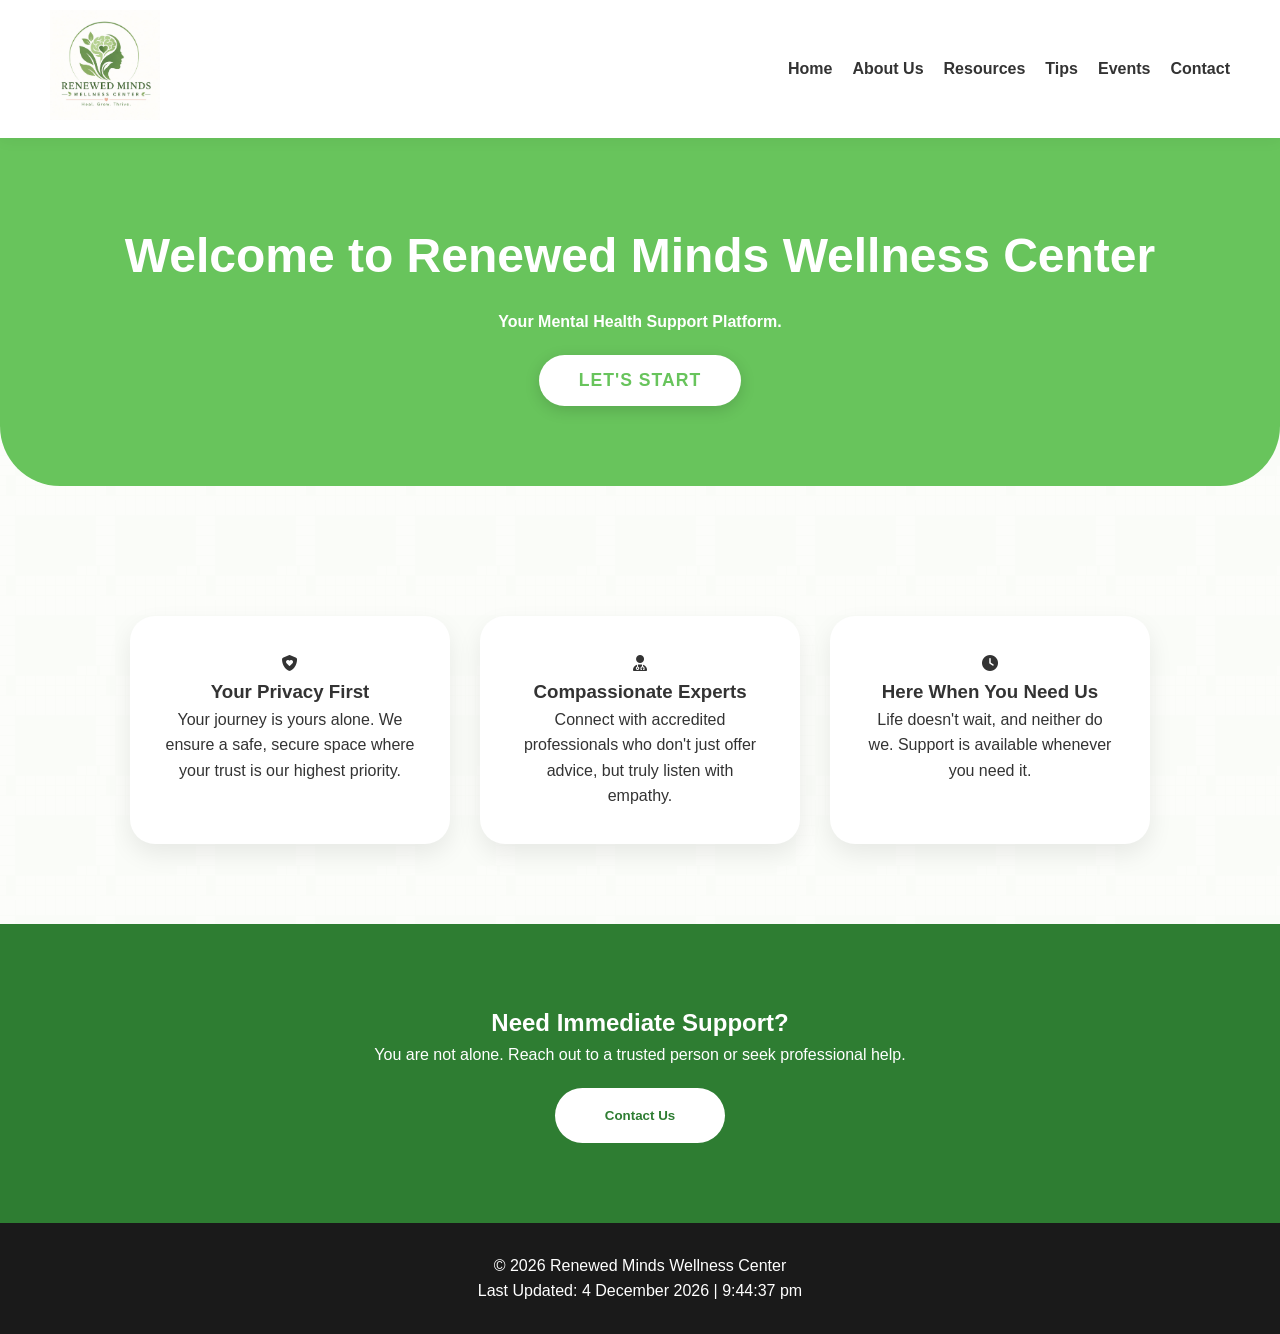
<file: index.html>
<!DOCTYPE html>
<html lang="ms">
<head>
    <meta charset="UTF-8">
    <meta name="viewport" content="width=device-width, initial-scale=1.0">
    <title>Renewed Minds Wellness</title>
    <link rel="icon" type="image/png" href="logo.jpg">
    <link rel="stylesheet" href="https://cdnjs.cloudflare.com/ajax/libs/font-awesome/6.4.0/css/all.min.css">
    <link rel="stylesheet" href="style.css">
</head>
<body>

    <nav>
        <div class="logo">
            <img src="logo.jpg" alt="Renewed Minds" style="height: 110px;">
        </div>
        <ul>
            <li><a href="index.html">Home</a></li>
            <li><a href="about us.html">About Us</a></li>
            <li><a href="resources.html">Resources</a></li>
            <li><a href="tips.html">Tips</a></li>
            <li><a href="event.html">Events</a></li>
            <li><a href="contact.html">Contact</a></li>
        </ul>
    </nav>

    <header id="home">
        <h1>Welcome to Renewed Minds Wellness Center</h1>
        <p><strong>Your Mental Health Support Platform.</strong></p>
        <button class="start-btn" onclick="toggleMenu()">Let's Start</button>

        <div id="popupMenu" class="popup-menu" style="display:none;">
            <button onclick="window.location.href='about us.html'"> 
                <i class="fa-solid fa-circle-info"></i><br><span>About Us</span>
            </button>
            <button onclick="window.location.href='contact.html'">
                <i class="fa-solid fa-envelope"></i><br><span>Contact</span>
            </button>
            <button onclick="window.location.href='resources.html'">
                <i class="fa-solid fa-book"></i><br><span>Resources</span>
            </button>
            <button onclick="window.location.href='tips.html'">
                <i class="fa-solid fa-lightbulb"></i><br><span>Tips</span>
            </button>
            <button onclick="window.location.href='event.html'">
                <i class="fa-solid fa-calendar-days"></i><br><span>Events</span>
            </button>
            <button onclick="toggleMenu()" style="background-color: #7f8c8d;">
                <i class="fa-solid fa-arrow-left"></i><br><span>Back</span>
            </button>
        </div>
    </header>

    <section id="features">
        <div class="feature-container">
            <div class="feature-box">
                <i class="fa-solid fa-shield-heart"></i>
                <h3>Your Privacy First</h3>
                <p>Your journey is yours alone. We ensure a safe, secure space where your trust is our highest priority.</p>
            </div>
            <div class="feature-box">
                <i class="fa-solid fa-user-doctor"></i>
                <h3>Compassionate Experts</h3>
                <p>Connect with accredited professionals who don't just offer advice, but truly listen with empathy.</p>
            </div>
            <div class="feature-box">
                <i class="fa-solid fa-clock"></i>
                <h3>Here When You Need Us</h3>
                <p>Life doesn't wait, and neither do we. Support is available whenever you need it.</p>
            </div>
        </div>
    </section>

    <section class="help-section">
        <h2>Need Immediate Support?</h2>
        <p>You are not alone. Reach out to a trusted person or seek professional help.</p>
        <button onclick="window.location.href='contact.html'">Contact Us</button>
    </section>

    <footer>
    <p>&copy; 2026 Renewed Minds Wellness Center</p>
    <p>Last Updated: <span id="last-updated"></span></p>
</footer>

<script>
    function updateDateTime() {
        const now = new Date();
        
        // Menggunakan 'en-GB' untuk mendapatkan format masa 12-jam dengan AM/PM
        const dateOptions = { day: 'numeric', month: 'long', year: 'numeric' };
        const timeOptions = { hour: 'numeric', minute: 'numeric', second: 'numeric', hour12: true };
        
        const date = now.toLocaleDateString('en-GB', dateOptions);
        const time = now.toLocaleTimeString('en-GB', timeOptions);
        
        // Gabungkan dan paparkan
        document.getElementById('last-updated').textContent = `${date} | ${time}`;
    }

    updateDateTime();
</script>

    <script>
        function toggleMenu() {
            var menu = document.getElementById('popupMenu');
            if (menu.style.display === "none" || menu.style.display === "") {
                menu.style.display = "block";
            } else {
                menu.style.display = "none";
            }
        }
    </script>
</body>
</html>
</file>
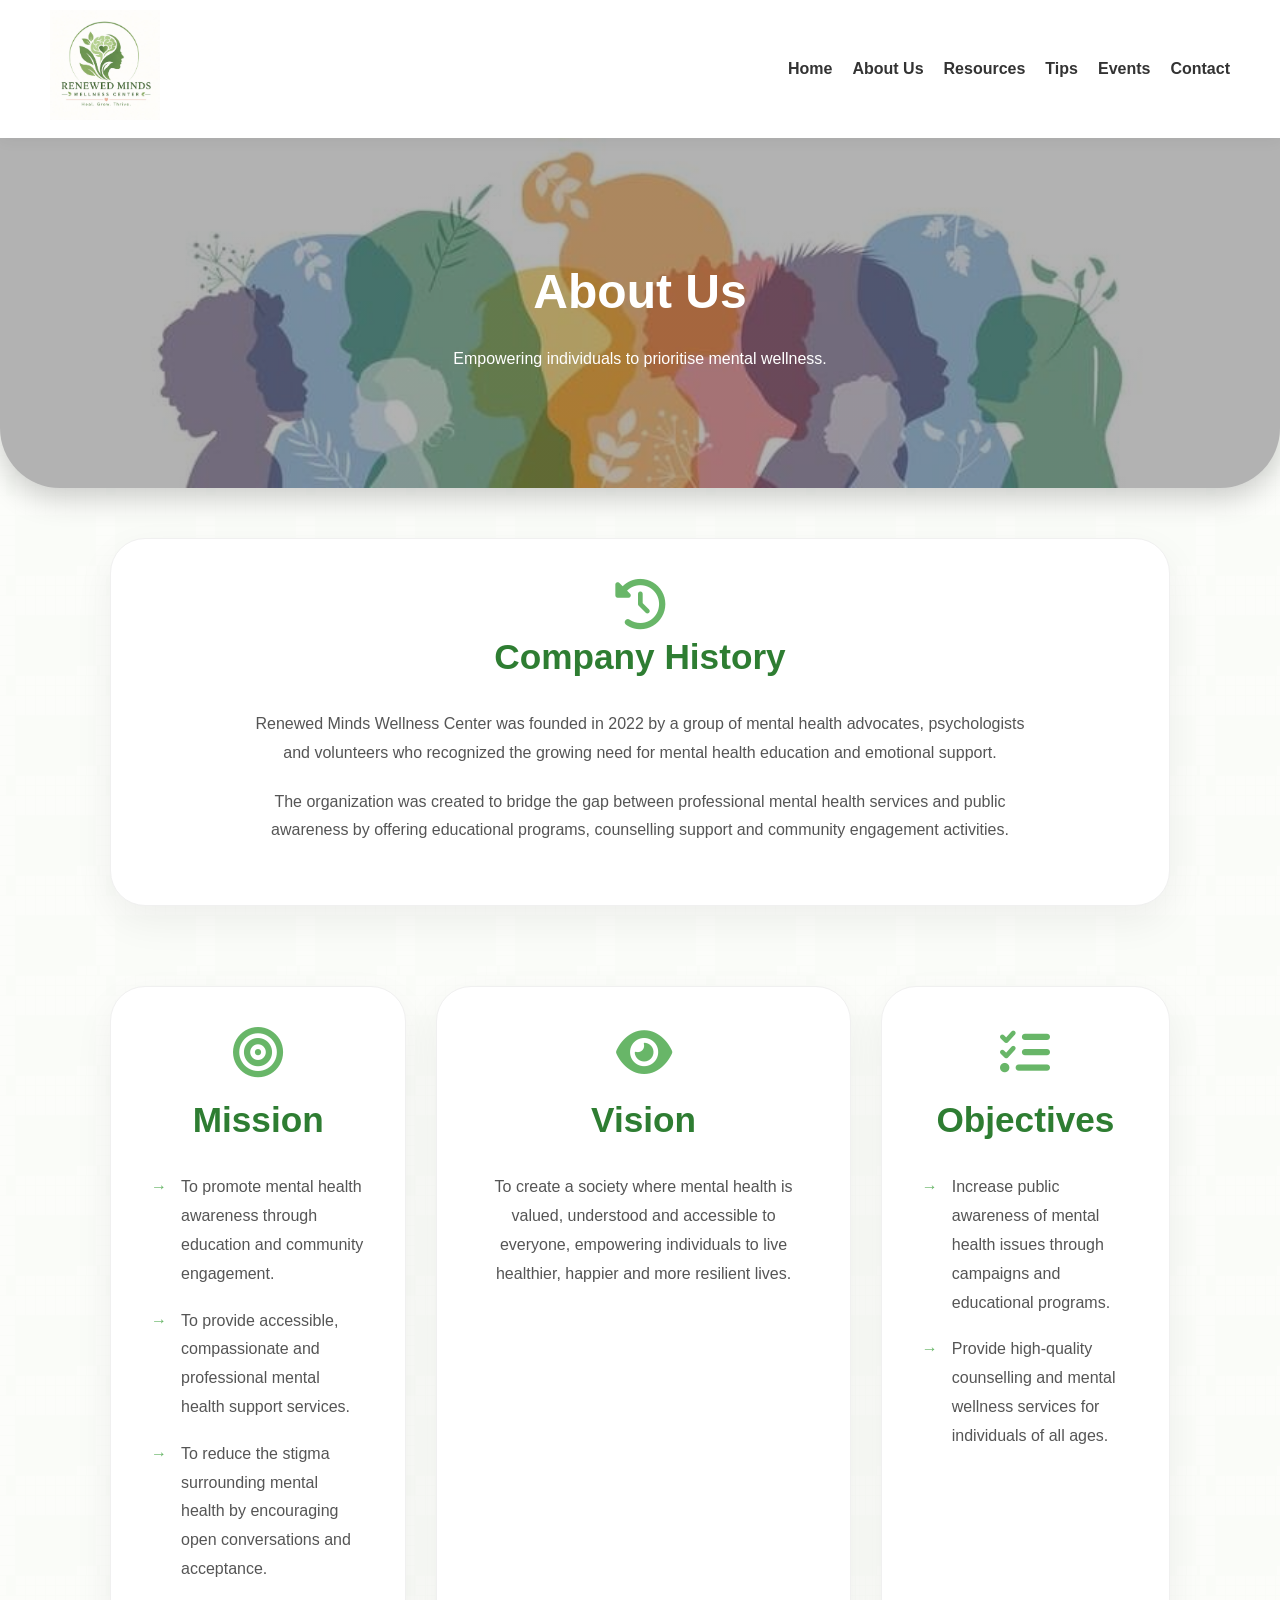
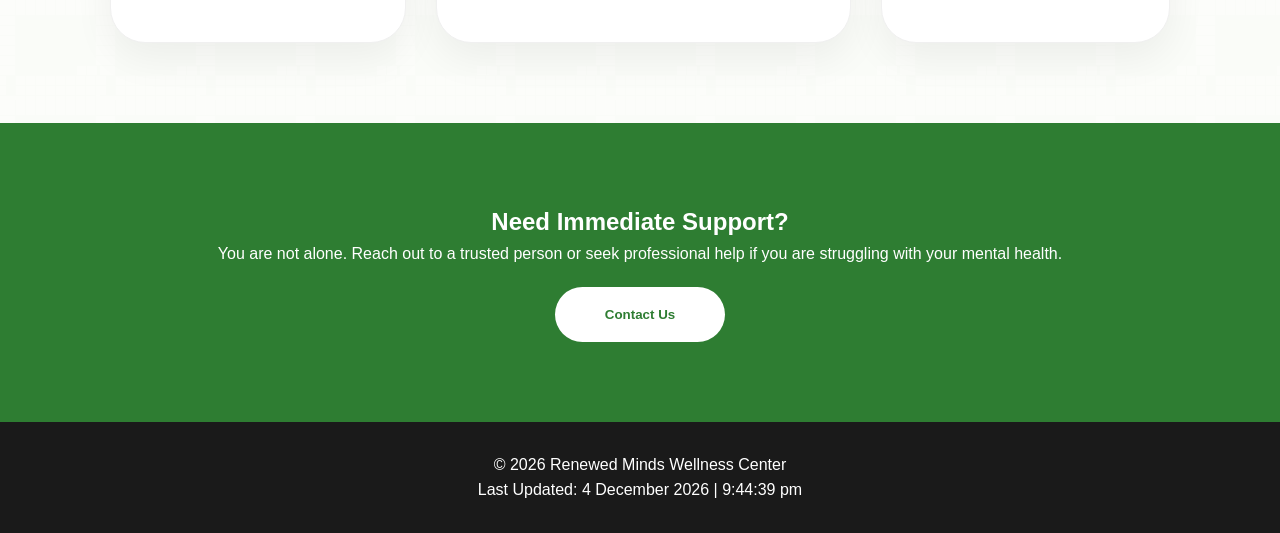
<file: about us.html>
<!DOCTYPE html>
<html lang="ms">
<head>
    <meta charset="UTF-8">
    <meta name="viewport" content="width=device-width, initial-scale=1.0">
    <title>About Us</title>
    <link rel="icon" type="logo/png" href="logo.jpg">
    <link rel="stylesheet" href="https://cdnjs.cloudflare.com/ajax/libs/font-awesome/6.4.0/css/all.min.css">
    <link rel="stylesheet" href="style.css">


</head>
<body>

    <nav>
        <div class="logo">
            <img src="logo.jpg" alt="Renewed Minds Wellness Center" style="height: 110px;">
        </div>
        <ul>
            <li><a href="index.html">Home</a></li>
            <li><a href="about us.html">About Us</a></li>
            <li><a href="resources.html">Resources</a></li>
            <li><a href="tips.html">Tips</a></li>
            <li><a href="event.html">Events</a></li>
            <li><a href="contact.html">Contact</a></li>
        </ul>
    </nav>

<header class="hero-header">
    <h1>About Us</h1>
    <p>Empowering individuals to prioritise mental wellness.</p>
    </header>

    <section class="about-content">
        <div class="about-card">
            <i class="fa-solid fa-clock-rotate-left"></i>
            <h2>Company History</h2>
            <p>Renewed Minds Wellness Center was founded in 2022 by a group of mental health advocates, psychologists and volunteers who recognized the growing need for mental health education and emotional support.</p>
            <p>The organization was created to bridge the gap between professional mental health services and public awareness by offering educational programs, counselling support and community engagement activities.</p>
        </div>
    </section>

<section class="vm-container">
    <div class="vm-card">
        <h3><i class="fa-solid fa-bullseye"></i> Mission</h3>
        <ul>
            <li>To promote mental health awareness through education and community engagement.</li>
            <li>To provide accessible, compassionate and professional mental health support services.</li>
            <li>To reduce the stigma surrounding mental health by encouraging open conversations and acceptance.</li>
        </ul>
    </div>

    <div class="vm-card">
        <h3><i class="fa-solid fa-eye"></i> Vision</h3>
        <p>To create a society where mental health is valued, understood and accessible to everyone, empowering individuals to live healthier, happier and more resilient lives.</p>
    </div>

    <div class="vm-card">
        <h3><i class="fa-solid fa-list-check"></i> Objectives</h3>
        <ul>
            <li>Increase public awareness of mental health issues through campaigns and educational programs.</li>
            <li>Provide high-quality counselling and mental wellness services for individuals of all ages.</li>
        </ul>
    </div>
</section>

    <section class="help-section">
        <h2>Need Immediate Support?</h2>
        <p>You are not alone. Reach out to a trusted person or seek professional help if you are struggling with your mental health.</p>
        <button onclick="window.location.href='contact.html'">Contact Us</button>
    </section>

    <footer>
    <p>&copy; 2026 Renewed Minds Wellness Center</p>
    <p>Last Updated: <span id="last-updated"></span></p>
</footer>

<script>
    function updateDateTime() {
        const now = new Date();
        
        // Menggunakan 'en-GB' untuk mendapatkan format masa 12-jam dengan AM/PM
        const dateOptions = { day: 'numeric', month: 'long', year: 'numeric' };
        const timeOptions = { hour: 'numeric', minute: 'numeric', second: 'numeric', hour12: true };
        
        const date = now.toLocaleDateString('en-GB', dateOptions);
        const time = now.toLocaleTimeString('en-GB', timeOptions);
        
        // Gabungkan dan paparkan
        document.getElementById('last-updated').textContent = `${date} | ${time}`;
    }

    updateDateTime();
</script>

</body>
</html>
</file>
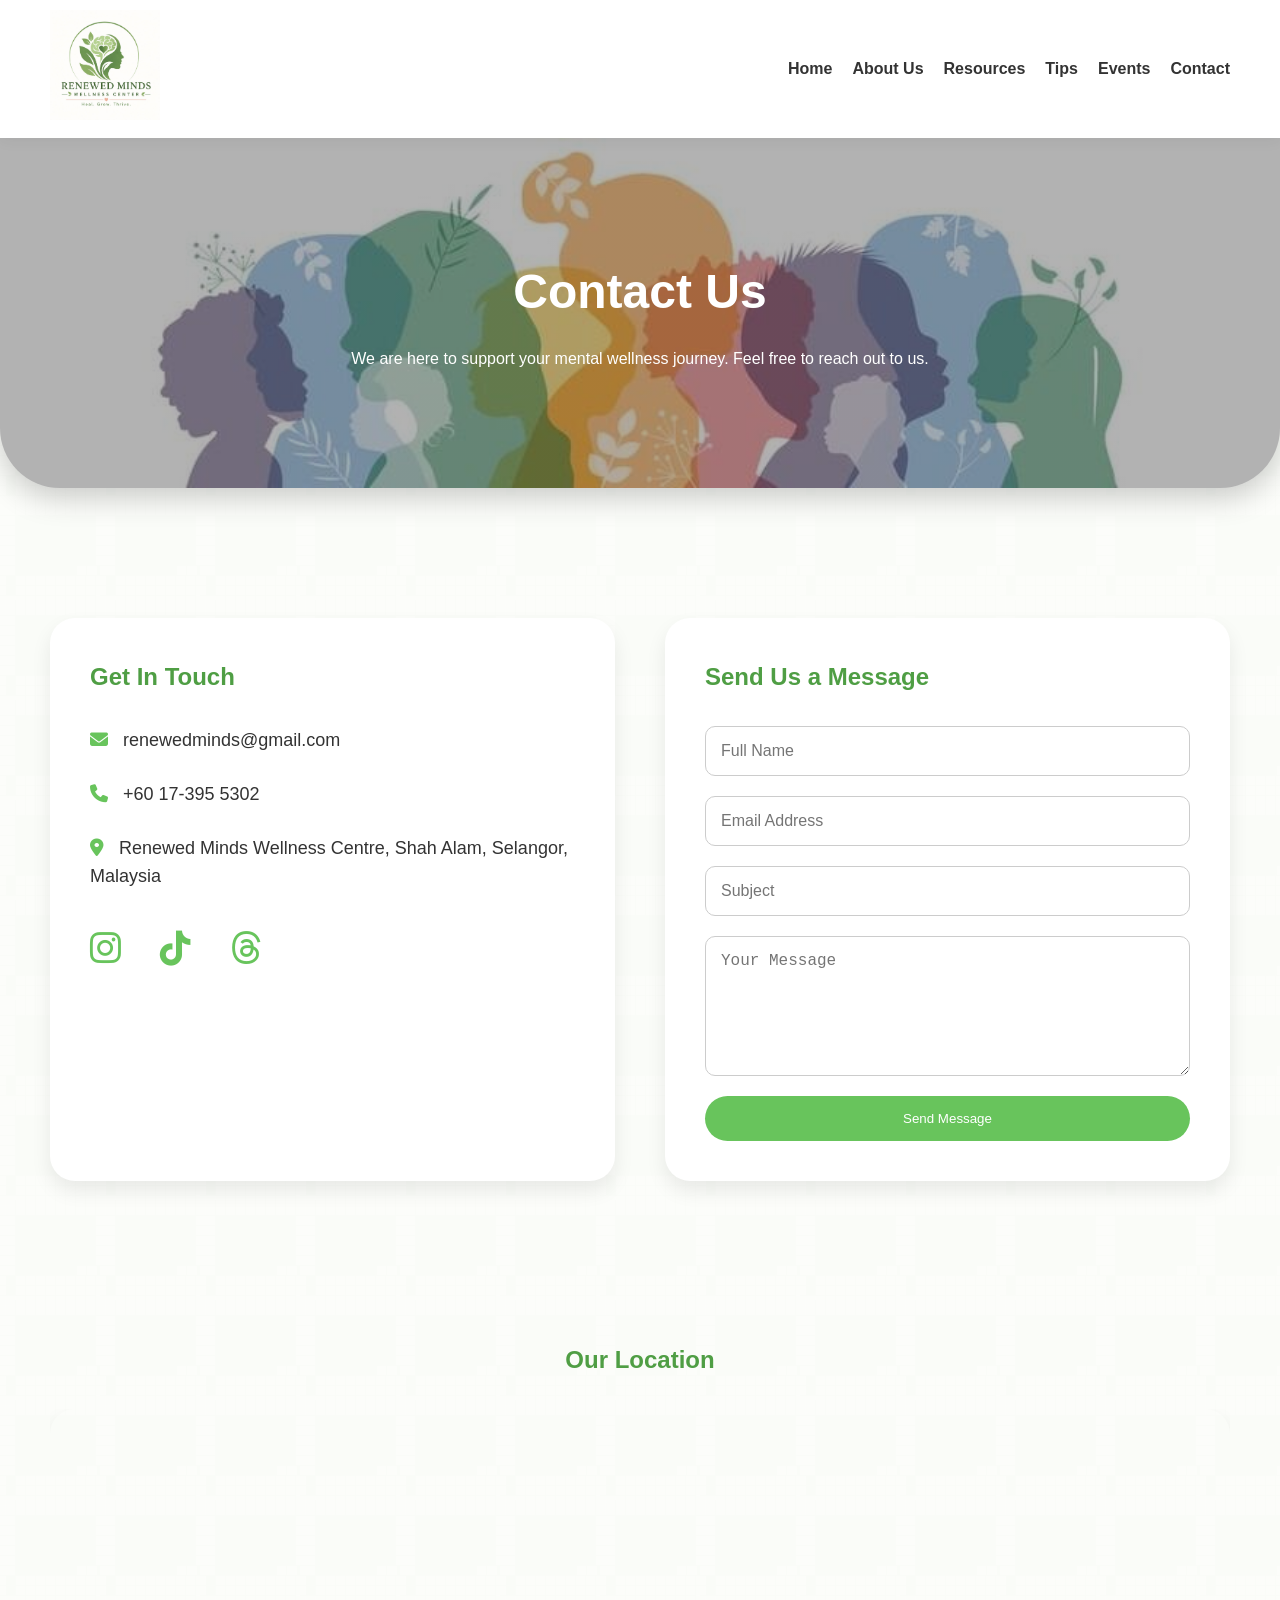
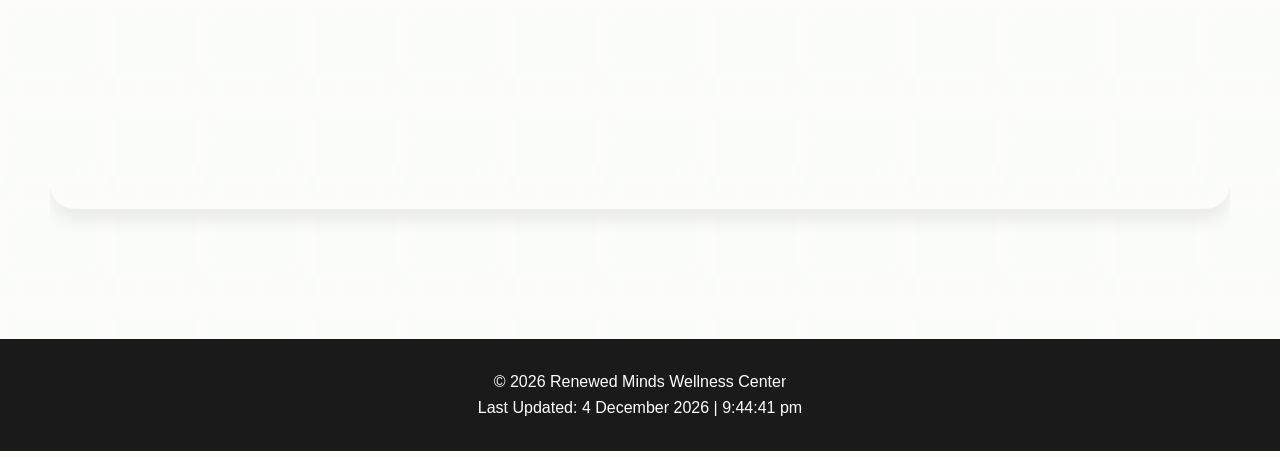
<file: contact.html>
<!DOCTYPE html>
<html lang="ms">
<head>
    <meta charset="UTF-8">
    <meta name="viewport" content="width=device-width, initial-scale=1.0">
    <title>Contact Us</title>
    <link rel="icon" type="logo/png" href="logo.jpg">
    <link rel="stylesheet" href="https://cdnjs.cloudflare.com/ajax/libs/font-awesome/6.5.1/css/all.min.css">
    <link rel="stylesheet" href="style.css">

</head>
<body>

    <!-- Navigation -->
    <nav>
        <div class="logo">
            <img src="logo.jpg" alt="Renewed Minds Wellness Center" style="height: 110px;">
        </div>
        <ul>
            <li><a href="index.html">Home</a></li>
            <li><a href="about us.html">About Us</a></li>
            <li><a href="resources.html">Resources</a></li>
            <li><a href="tips.html">Tips</a></li>
            <li><a href="event.html">Events</a></li>
            <li><a href="contact.html">Contact</a></li>
        </ul>
    </nav>

<header class="hero-header">
    <h1>Contact Us</h1>
    <p>We are here to support your mental wellness journey. Feel free to reach out to us.</p>
</header>

<section class="contact-container">

    <div class="contact-info">
        <h2>Get In Touch</h2>

        <p>
            <i class="fa-solid fa-envelope"></i>
            renewedminds@gmail.com
        </p>

        <p>
            <i class="fa-solid fa-phone"></i>
            +60 17-395 5302
        </p>

        <p>
            <i class="fa-solid fa-location-dot"></i>
            Renewed Minds Wellness Centre,
            Shah Alam, Selangor, Malaysia
        </p>

<div class="social-icons">
    <a href="https://www.instagram.com/renewedmindswellnesscenter?igsh=MWx5MGI5aGFocnNlNw%3D%3D&utm_source=qr" target="_blank"><i class="fab fa-instagram"></i></a>
    <a href="https://www.tiktok.com/@renewedmindswellness" target="_blank"><i class="fab fa-tiktok"></i></a>
    <a href="https://www.threads.com/@renewedmindswellnesscenter?igshid=NTc4MTIwNjQ2YQ==" target="_blank"><i class="fa-brands fa-threads"></i>
    </a>
</div>

    </div> <div class="contact-form">
        <h2>Send Us a Message</h2>
        <form onsubmit="alert('Thank you for contacting us! We will get back to you soon.'); this.reset(); return false;">
    
    <input type="text" placeholder="Full Name" required>
    
    <input type="email" placeholder="Email Address" required>
    
    <input type="text" placeholder="Subject" required>
    
    <textarea placeholder="Your Message" rows="6" required></textarea>
    
    <button type="submit">
        Send Message
    </button>

</form>
    </div>

</section>
    
<section class="map-section">
<h2>Our Location</h2>
<div class="mapouter">
    <div class="gmap_canvas"> 
        <iframe src="https://www.google.com/maps/embed?pb=!1m14!1m8!1m3!1d31872.61212555527!2d101.5110868!3d3.0742372!3m2!1i1024!2i768!4f13.1!3m3!1m2!1s0x31cc4d8b932abdc7%3A0x6e65e085abb091c5!2sShah%20Alam%2C%20Selangor!5e0!3m2!1sen!2smy!4v1782905011785!5m2!1sen!2smy" width="600" height="450" style="border:0;" allowfullscreen="" loading="lazy" referrerpolicy="strict-origin-when-cross-origin"></iframe>
        </iframe>
    </div>
    </div>
</section>

<footer>
    <p>&copy; 2026 Renewed Minds Wellness Center</p>
    <p>Last Updated: <span id="last-updated"></span></p>
</footer>

<script>
    function updateDateTime() {
        const now = new Date();
        
        // Menggunakan 'en-GB' untuk mendapatkan format masa 12-jam dengan AM/PM
        const dateOptions = { day: 'numeric', month: 'long', year: 'numeric' };
        const timeOptions = { hour: 'numeric', minute: 'numeric', second: 'numeric', hour12: true };
        
        const date = now.toLocaleDateString('en-GB', dateOptions);
        const time = now.toLocaleTimeString('en-GB', timeOptions);
        
        // Gabungkan dan paparkan
        document.getElementById('last-updated').textContent = `${date} | ${time}`;
    }

    updateDateTime();
</script>

</body>
</html>
</file>
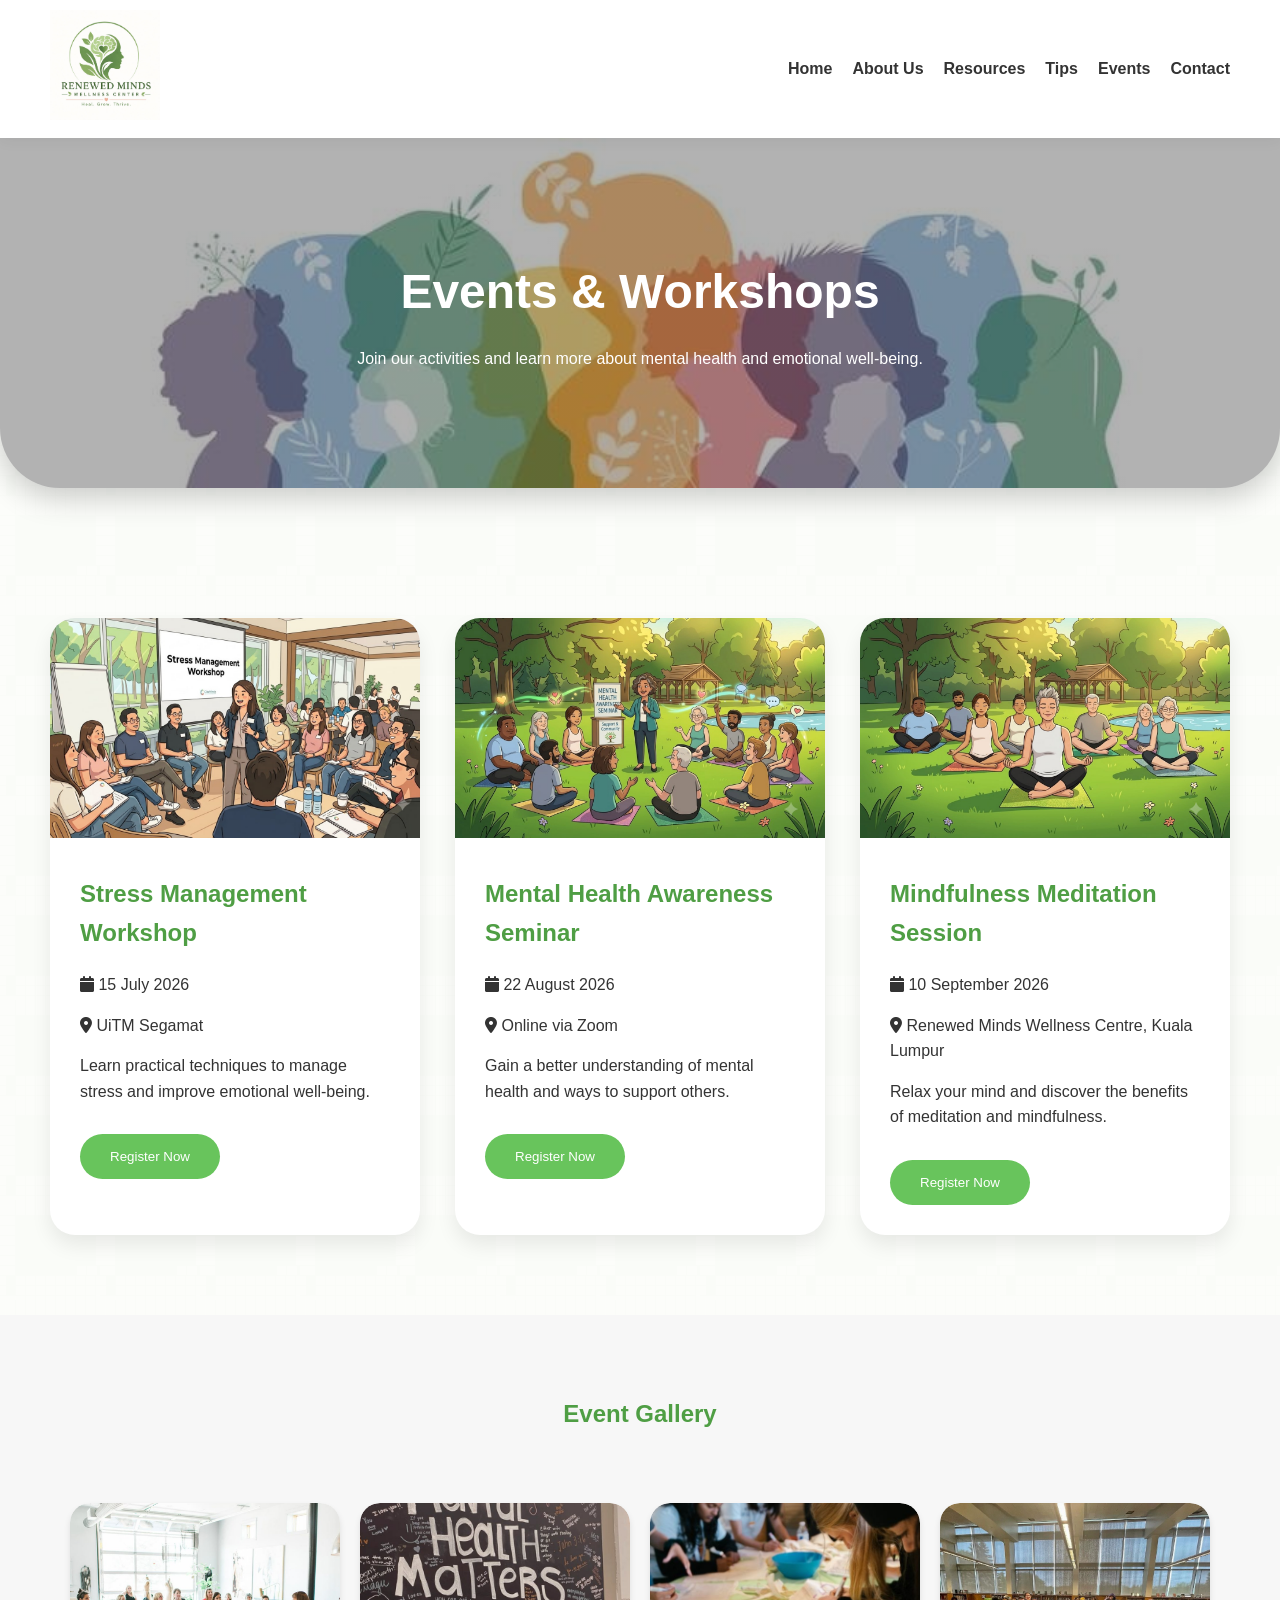
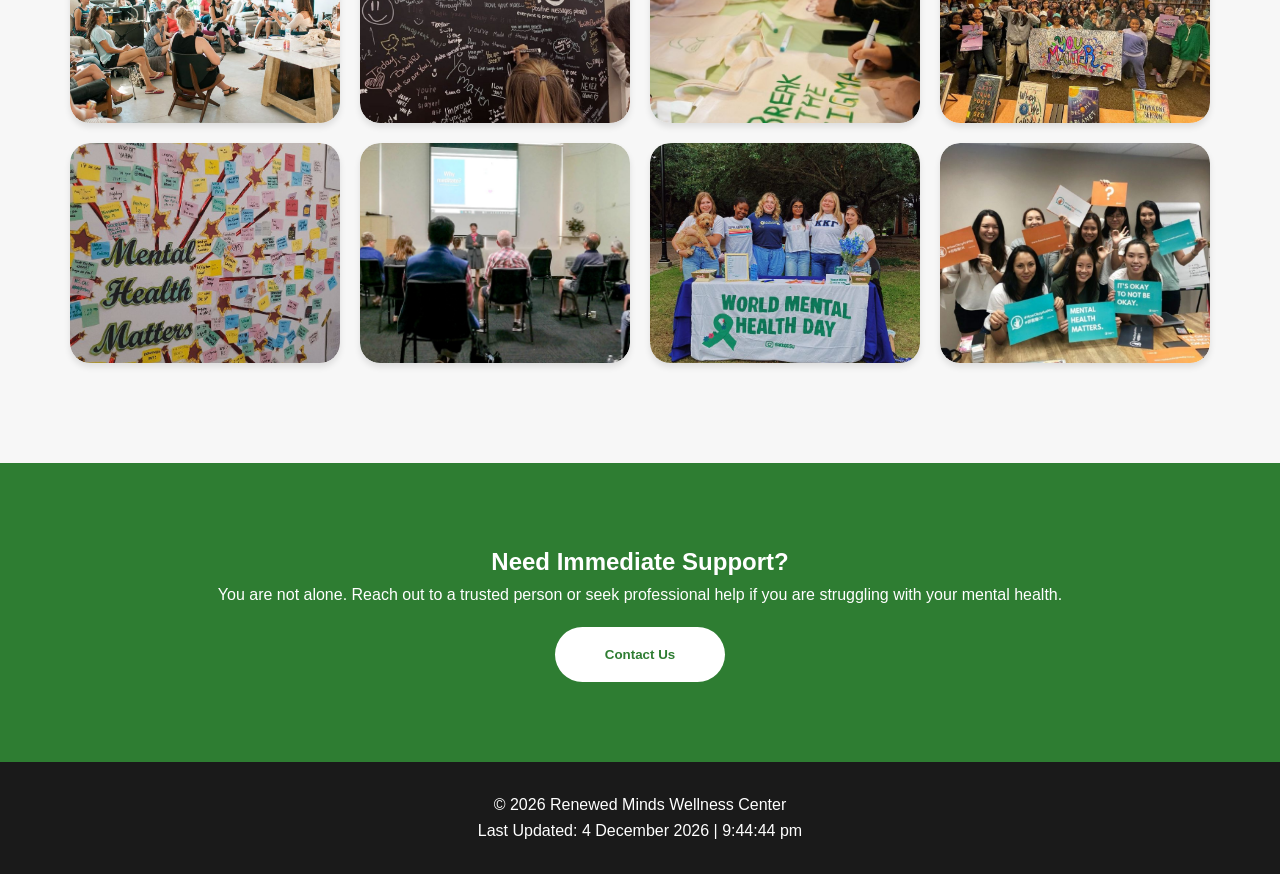
<file: event.html>
<!DOCTYPE html>
<html lang="ms">
<head>
    <meta charset="UTF-8">
    <meta name="viewport" content="width=device-width, initial-scale=1.0">
    <title>Events</title>
    <link rel="icon" type="logo/png" href="logo.jpg">
    <link rel="stylesheet" href="https://cdnjs.cloudflare.com/ajax/libs/font-awesome/6.4.0/css/all.min.css">
    <link rel="stylesheet" href="style.css">

</head>
<body>

    <!-- Navigation -->
    <nav>
        <div class="logo">
            <img src="logo.jpg" alt="Renewed Minds Wellness Center" style="height: 110px;">
        </div>
        <ul>
            <li><a href="index.html">Home</a></li>
            <li><a href="about us.html">About Us</a></li>
            <li><a href="resources.html">Resources</a></li>
            <li><a href="tips.html">Tips</a></li>
            <li><a href="event.html">Events</a></li>
            <li><a href="contact.html">Contact</a></li>
        </ul>
    </nav>

<header class="hero-header">
    <h1>Events & Workshops</h1>
    <p>Join our activities and learn more about mental health and emotional well-being.</p>
</header>

<section class="events-container">

    <div class="event-card">
        <img src="workshop1.jpg" alt="Stress Management Workshop">

        <div class="event-info">
            <h2>Stress Management Workshop</h2>

            <p><i class="fa-solid fa-calendar"></i> 15 July 2026</p>

            <p><i class="fa-solid fa-location-dot"></i> UiTM Segamat </p>

            <p>
                Learn practical techniques to manage stress and improve emotional well-being.
            </p>

<button class="register-btn"
onclick="window.location.href='register.html'">
    Register Now
</button>

        </div>
    </div>

    <div class="event-card">
        <img src="workshop2.jpg" alt="Mental Health Awareness Seminar">

        <div class="event-info">
            <h2>Mental Health Awareness Seminar</h2>

            <p><i class="fa-solid fa-calendar"></i> 22 August 2026</p>

            <p><i class="fa-solid fa-location-dot"></i> Online via Zoom</p>

            <p>
                Gain a better understanding of mental health and ways to support others.
            </p>

<button class="register-btn"
onclick="window.location.href='register.html'">
    Register Now
</button>

        </div>
    </div>

    <div class="event-card">
        <img src="workshop3.jpg" alt="Mindfulness Meditation Session">

        <div class="event-info">
            <h2>Mindfulness Meditation Session</h2>

            <p><i class="fa-solid fa-calendar"></i> 10 September 2026</p>

            <p><i class="fa-solid fa-location-dot"></i> Renewed Minds Wellness Centre, Kuala Lumpur</p>

            <p>
                Relax your mind and discover the benefits of meditation and mindfulness.
            </p>

<button class="register-btn"
onclick="window.location.href='register.html'">
    Register Now
</button>

        </div>
    </div>

</section>

<section class="gallery-section">
    <h2>Event Gallery</h2>
    <div class="gallery-container">
        
        <div class="gallery-item">
            <img src="event1.jpg" alt="Event 1">
            <div class="caption">Community Wellness Gathering: Connecting minds and hearts together</div>
        </div>

        <div class="gallery-item">
            <img src="event2.jpg" alt="Event 2">
            <div class="caption">Voices of Resilience: Mental Health Wall</div>
        </div>

        <div class="gallery-item">
            <img src="event3.jpg" alt="Event 3">
            <div class="caption">Crafting Calm: Mindful Tote Workshop</div>
        </div>

        <div class="gallery-item">
            <img src="event4.jpg" alt="Event 4">
            <div class="caption">Unity in Diversity: Mental Health Awareness</div>
        </div>

        <div class="gallery-item">
            <img src="event5.jpg" alt="Event 5">
            <div class="caption">Hope & Healing: Community Vision Board</div>
        </div>

        <div class="gallery-item">
            <img src="event6.jpg" alt="Event 6">
            <div class="caption">Insights & Connections: Seminar Series</div>
        </div>

       <div class="gallery-item">
            <img src="event7.jpg" alt="Event 7">
            <div class="caption">Advocating Change: World Mental Health Day</div>
        </div>

        <div class="gallery-item">
            <img src="event8.jpg" alt="Event 8">
            <div class="caption">Together We Thrive: Support & Solidarity</div>
        </div>
        </div>
</section>

<section class="help-section">
    <h2>Need Immediate Support?</h2>
    <p>You are not alone. Reach out to a trusted person or seek professional help if you are struggling with your mental health.</p>

    <button onclick="window.location.href='contact.html'">
        Contact Us
    </button>
</section>

<footer>
    <p>&copy; 2026 Renewed Minds Wellness Center</p>
    <p>Last Updated: <span id="last-updated"></span></p>
</footer>

<script>
    function updateDateTime() {
        const now = new Date();
        
        // Menggunakan 'en-GB' untuk mendapatkan format masa 12-jam dengan AM/PM
        const dateOptions = { day: 'numeric', month: 'long', year: 'numeric' };
        const timeOptions = { hour: 'numeric', minute: 'numeric', second: 'numeric', hour12: true };
        
        const date = now.toLocaleDateString('en-GB', dateOptions);
        const time = now.toLocaleTimeString('en-GB', timeOptions);
        
        // Gabungkan dan paparkan
        document.getElementById('last-updated').textContent = `${date} | ${time}`;
    }

    updateDateTime();
</script>

</body>
</html>
</file>
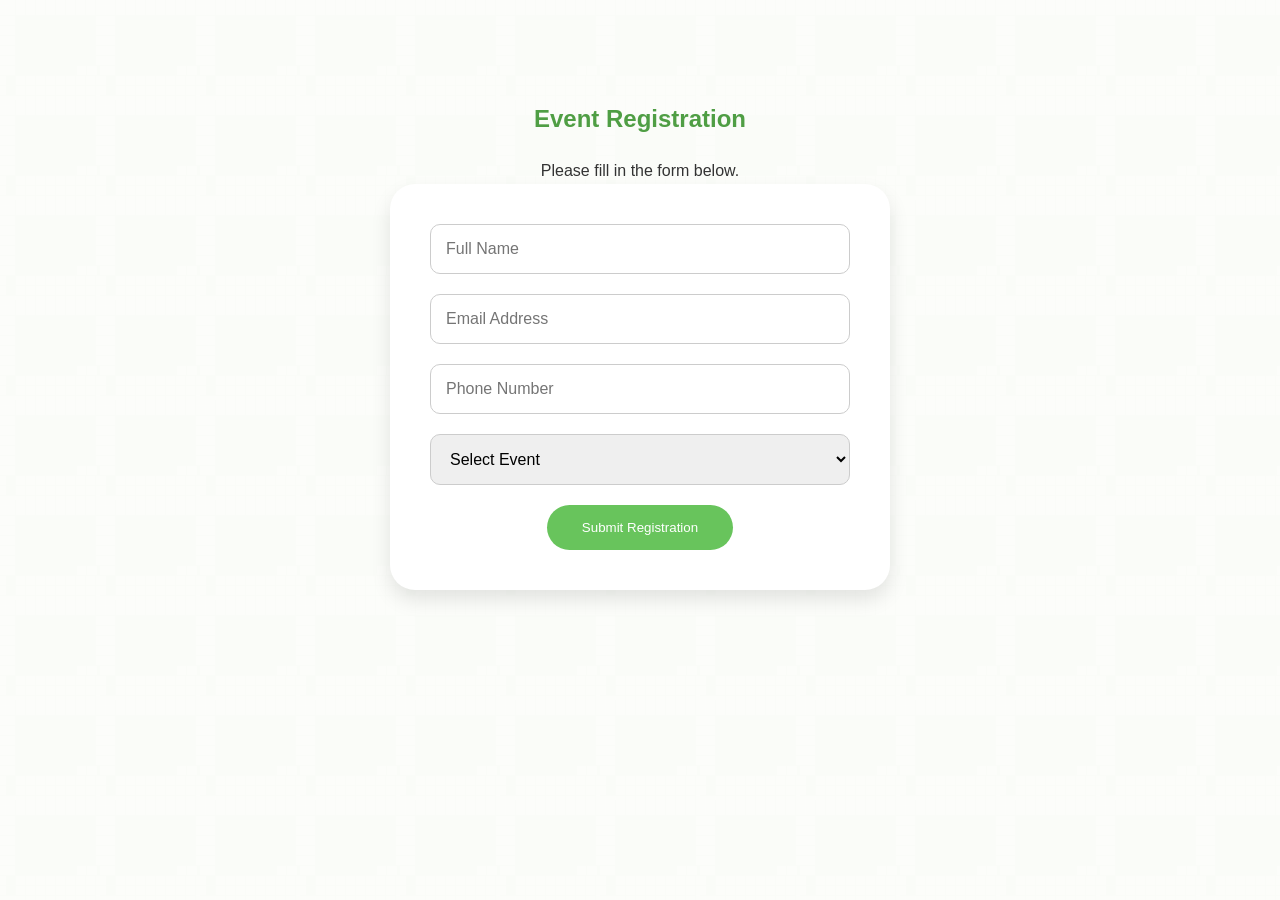
<file: register.html>
<!DOCTYPE html>
<html lang="ms">
<head>
    <meta charset="UTF-8">
    <meta name="viewport" content="width=device-width, initial-scale=1.0">
    <title>Event Registration</title>
    <link rel="icon" type="logo/png" href="logo.jpg">
    <link rel="stylesheet" href="style.css">
</head>
<body>

<section class="register-section">
    <h1>Event Registration</h1>
    <p>Please fill in the form below.</p>

    <form class="register-form" action="success.html" method="GET">

<input type="text" name="fullname" placeholder="Full Name" required>
<input type="email" name="email" placeholder="Email Address" required>
<input type="tel" placeholder="Phone Number" required>

        <select required>
            <option value="">Select Event</option>
            <option>Stress Management Workshop</option>
            <option>Mental Health Awareness Seminar</option>
            <option>Mindfulness Meditation Session</option>
        </select>

        <button type="submit">Submit Registration</button>

    </form>
</section>

</body>
</html>
</file>
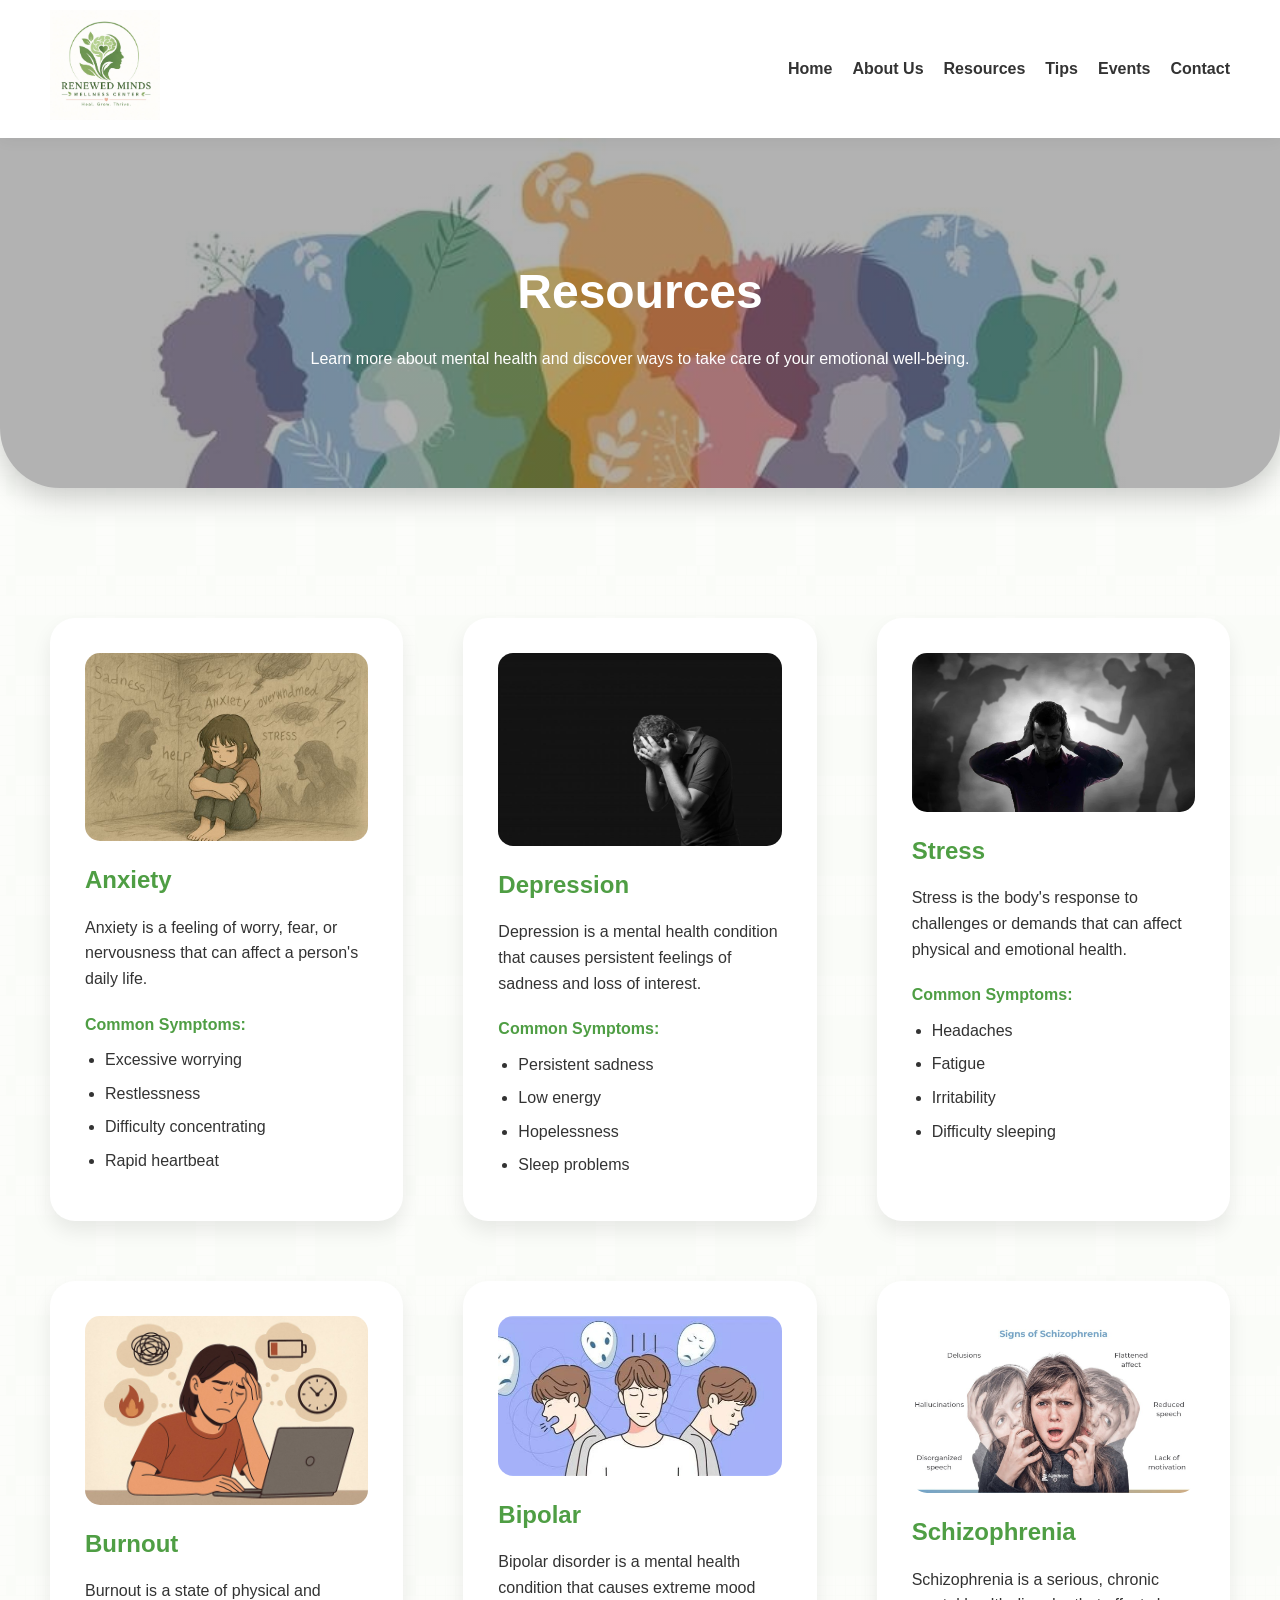
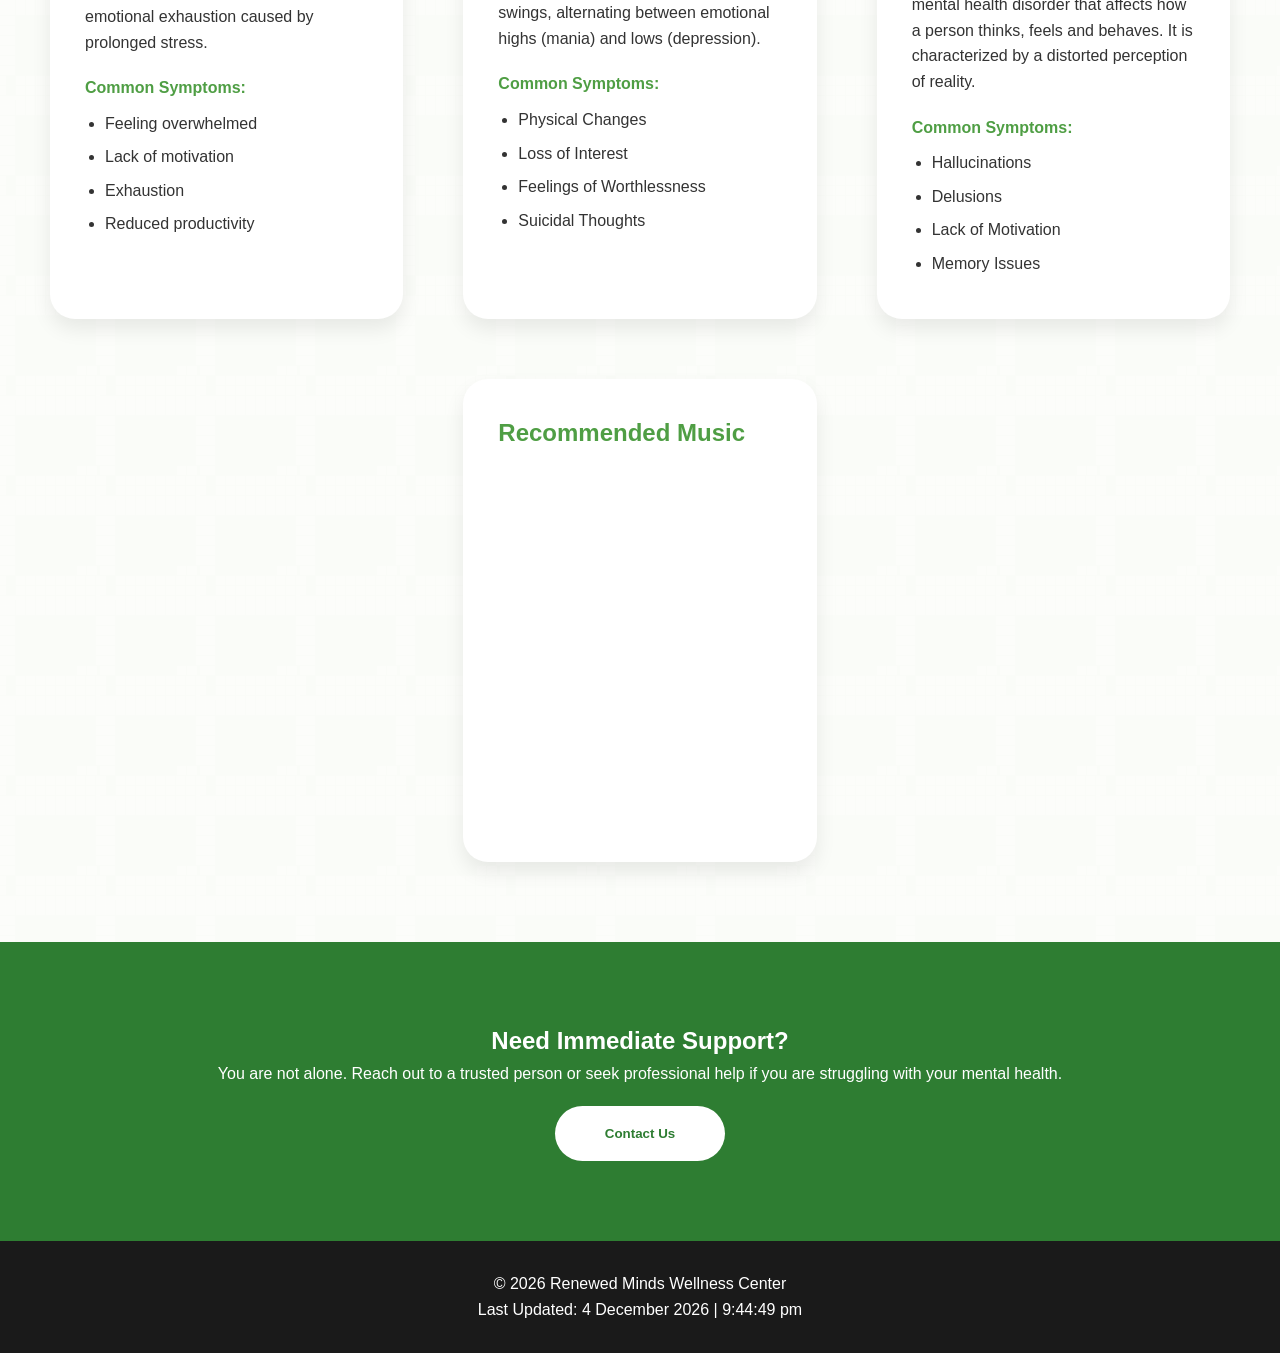
<file: resources.html>
<!DOCTYPE html>
<html lang="ms">
<head>
    <meta charset="UTF-8">
    <meta name="viewport" content="width=device-width, initial-scale=1.0">
    <title>Resources</title>
    <link rel="icon" type="logo/png" href="logo.jpg">
    <link rel="stylesheet" href="https://cdnjs.cloudflare.com/ajax/libs/font-awesome/6.4.0/css/all.min.css">
    <link rel="stylesheet" href="style.css">

</head>
<body>

    <!-- Navigation -->
    <nav>
        <div class="logo">
            <img src="logo.jpg" alt="Renewed Minds Wellness Center" style="height: 110px;">
        </div>
        <ul>
            <li><a href="index.html">Home</a></li>
            <li><a href="about us.html">About Us</a></li>
            <li><a href="resources.html">Resources</a></li>
            <li><a href="tips.html">Tips</a></li>
            <li><a href="event.html">Events</a></li>
            <li><a href="contact.html">Contact</a></li>
        </ul>
    </nav>

<header class="hero-header">
    <h1>Resources</h1>
    <p>Learn more about mental health and discover ways to take care of your emotional well-being.</p>
    </header>

<section class="resources-container">

    <div class="resource-card">
       <img src="anxiety.jpg" alt="Anxiety Icon" class="resource-icon">
        <h2>Anxiety</h2>
        <p>
            Anxiety is a feeling of worry, fear, or nervousness that can affect a person's daily life.
        </p>

        <h4>Common Symptoms:</h4>
        <ul>
            <li>Excessive worrying</li>
            <li>Restlessness</li>
            <li>Difficulty concentrating</li>
            <li>Rapid heartbeat</li>
        </ul>
    </div>

    <div class="resource-card">
        <img src="depression.jpg" alt="Depression Icon" class="resource-icon">
        <h2>Depression</h2>
        <p>
            Depression is a mental health condition that causes persistent feelings of sadness and loss of interest.
        </p>

        <h4>Common Symptoms:</h4>
        <ul>
            <li>Persistent sadness</li>
            <li>Low energy</li>
            <li>Hopelessness</li>
            <li>Sleep problems</li>
        </ul>
    </div>

    <div class="resource-card">
        <img src="stress.jpg" alt="Stress Icon" class="resource-icon">
        <h2>Stress</h2>
        <p>
            Stress is the body's response to challenges or demands that can affect physical and emotional health.
        </p>

        <h4>Common Symptoms:</h4>
        <ul>
            <li>Headaches</li>
            <li>Fatigue</li>
            <li>Irritability</li>
            <li>Difficulty sleeping</li>
        </ul>
    </div>

    <div class="resource-card">
        <img src="burnout.jpg" alt="Burnout Icon" class="resource-icon">
        <h2>Burnout</h2>
        <p>
            Burnout is a state of physical and emotional exhaustion caused by prolonged stress.
        </p>

        <h4>Common Symptoms:</h4>
        <ul>
            <li>Feeling overwhelmed</li>
            <li>Lack of motivation</li>
            <li>Exhaustion</li>
            <li>Reduced productivity</li>
        </ul>
    </div>

    <div class="resource-card">
        <img src="bipolar.jpg" alt="Bipolar Icon" class="resource-icon">
        <h2>Bipolar</h2>
        <p>
        Bipolar disorder is a mental health condition that causes extreme mood swings, alternating between emotional highs (mania) and lows (depression).
        </p>

        <h4>Common Symptoms:</h4>
        <ul>
            <li>Physical Changes</li>
            <li>Loss of Interest</li>
            <li>Feelings of Worthlessness</li>
            <li>Suicidal Thoughts</li>
        </ul>
    </div>


    <div class="resource-card">
        <img src="schizophrenia.jpg" alt="Schizophrenia Icon" class="resource-icon">
        <h2>Schizophrenia</h2>
        <p>
         Schizophrenia is a serious, chronic mental health disorder that affects how a person thinks, feels and behaves. 
         It is characterized by a distorted perception of reality.
        </p>

        <h4>Common Symptoms:</h4>
        <ul>
            <li>Hallucinations</li>
            <li>Delusions</li>
            <li>Lack of Motivation</li>
            <li>Memory Issues</li>
        </ul>
    </div>

<section class="resources-container">
    <div class=" resource wrapper">
    <div class="resource-layout">

    </section>

    <!-- Contoh di dalam resource-card anda -->
<div class="resource-card">
    <h2>Recommended Music</h2>
    
    <!-- Kotak Spotify Embed -->
    <div class="spotify-box">
<iframe data-testid="embed-iframe" style="border-radius:12px" src="https://open.spotify.com/embed/track/5F34yKjlyYTWaZhFeDZvmr?utm_source=generator&si=8e46eae118a347fd" width="100%" height="352" frameBorder="0" allowfullscreen="" allow="autoplay; clipboard-write; encrypted-media; fullscreen; picture-in-picture" loading="lazy"></iframe>    </div>
</div>


</section>

<section class="help-section">
    <h2>Need Immediate Support?</h2>
    <p>You are not alone. Reach out to a trusted person or seek professional help if you are struggling with your mental health.</p>

    <button onclick="window.location.href='contact.html'">
    Contact Us
    </button>
</section>



    <script>
function toggleMenu() {
    var menu = document.getElementById('popupMenu');
    if (menu.style.display === "none") {
        menu.style.display = "block";
    } else {
        menu.style.display = "none";
    }
}
</script>

   <footer>
    <p>&copy; 2026 Renewed Minds Wellness Center</p>
    <p>Last Updated: <span id="last-updated"></span></p>
</footer>

<script>
    function updateDateTime() {
        const now = new Date();
        
        // Menggunakan 'en-GB' untuk mendapatkan format masa 12-jam dengan AM/PM
        const dateOptions = { day: 'numeric', month: 'long', year: 'numeric' };
        const timeOptions = { hour: 'numeric', minute: 'numeric', second: 'numeric', hour12: true };
        
        const date = now.toLocaleDateString('en-GB', dateOptions);
        const time = now.toLocaleTimeString('en-GB', timeOptions);
        
        // Gabungkan dan paparkan
        document.getElementById('last-updated').textContent = `${date} | ${time}`;
    }

    updateDateTime();
</script>

</body>
</html>
</file>
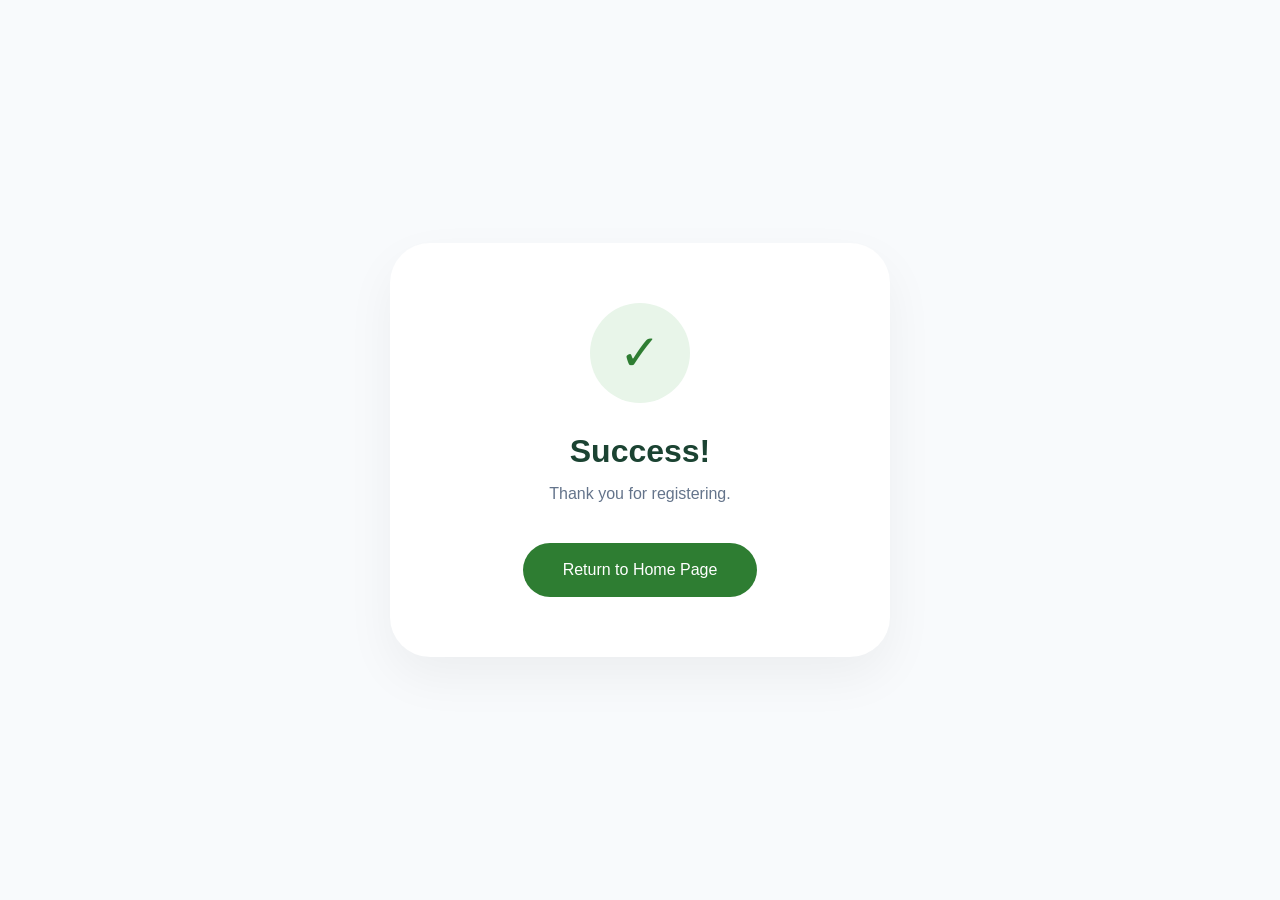
<file: success.html>
<!DOCTYPE html>
<html lang="ms">
<head>
    <meta charset="UTF-8">
    <title>Registration Successfull</title>
    <link rel="stylesheet" href="success.css">
</head>
<body>
    <div class="success-box">
        <div class="icon">✓</div>
        <h1>Success!</h1>
        <p>Thank you for registering.</p>
        <a href="index.html" class="btn">Return to Home Page</a>
    </div>
</body>
</html>
</file>
<file: style.css>
/* 1. RESET & VARIABLES */
* {
    margin: 0;
    padding: 0;
    box-sizing: border-box;
}

:root {
    --pastel-purple: #68c45c;
    --soft-cream: #fdfbf7;
    --brown-pink: #d7b5a6;
    --dark-green: #4f9e44;
    --text-color: #333;
}

body {
    background-color: var(--soft-cream);
    font-family: 'Poppins', sans-serif;
    color: var(--text-color);
    line-height: 1.6;
    overflow-x: hidden;
}

/* 2. NAVIGATION */
nav {
    display: flex;
    justify-content: space-between;
    align-items: center;
    padding: 15px 60px;
    background: white;
    box-shadow: 0 3px 15px rgba(0,0,0,0.08);
    position: sticky;
    top: 0;
    z-index: 1000;
}

.logo img { height: 90px; }

nav ul { display: flex; list-style: none; gap: 30px; }

nav ul li a {
    text-decoration: none;
    color: var(--text-color);
    font-weight: 600;
    transition: 0.3s;
    position: relative;
}

nav ul li a::after {
    content: '';
    position: absolute;
    width: 0;
    height: 3px;
    background: var(--pastel-purple);
    bottom: -5px;
    left: 0;
    transition: 0.3s;
}

nav ul li a:hover::after { width: 100%; }
nav ul li a:hover { color: var(--pastel-purple); }

/* 3. HERO SECTION (Dibaiki) */
header {
    text-align: center;
    padding: 80px 20px;
    background-color: var(--pastel-purple);
    color: white;
    border-radius: 0 0 60px 60px; /* Lengkungan bawah sahaja */
    margin-bottom: 50px;
}

header h1 { font-size: 3rem; margin-bottom: 15px; animation: fadeIn 1.5s; }

@keyframes fadeIn {
    from { opacity: 0; transform: translateY(-20px); }
    to { opacity: 1; transform: translateY(0); }
}

/* 4. POPUP MENU */
.popup-menu {
    background: white;
    max-width: 600px;
    margin: 20px auto;
    padding: 30px;
    border-radius: 25px;
    box-shadow: 0 10px 30px rgba(0,0,0,0.1);
    color: var(--text-color);
}

.popup-menu button {
    background: var(--pastel-purple);
    color: white;
    border: none;
    padding: 15px;
    margin: 10px;
    border-radius: 20px;
    cursor: pointer;
    width: 120px;
    transition: 0.3s;
}

.popup-menu button:hover { background: var(--dark-green); transform: scale(1.05); }

/* 5. FEATURES */
#features { padding: 80px 50px; }

.feature-container { display: flex; justify-content: center; flex-wrap: wrap; gap: 30px; }

.feature-box {
    background: white;
    width: 320px;
    padding: 35px;
    border-radius: 25px;
    box-shadow: 0 10px 25px rgba(0,0,0,0.08);
    text-align: center;
    transition: 0.4s;
}

.feature-box:hover { transform: translateY(-10px); }

/* TAMBAHAN UNTUK BUTANG START (LETS START) */
.start-btn {
    background-color: white; 
    color: var(--pastel-purple);          
    padding: 15px 40px;      
    font-size: 1.1rem;       
    font-weight: bold;
    border: none;
    border-radius: 50px;     
    cursor: pointer;
    transition: all 0.3s ease; 
    box-shadow: 0 4px 15px rgba(0, 0, 0, 0.15); 
    text-transform: uppercase; 
    letter-spacing: 1px;
    margin-top: 20px;
}

/* Kesan apabila tetikus diletakkan di atas butang */
.start-btn:hover {
    background-color: var(--dark-green); 
    color: white;             
    transform: translateY(-5px); 
    box-shadow: 0 8px 20px rgba(0, 0, 0, 0.2);
}

/* Kesan apabila butang ditekan */
.start-btn:active {
    transform: translateY(0);
}

/* 6. HELP SECTION */
.help-section { text-align: center; padding: 80px 20px; background: #fff; }

.help-section button {
    background: var(--pastel-purple);
    color: white;
    border: none;
    padding: 15px 35px;
    border-radius: 30px;
    cursor: pointer;
    font-weight: bold;
}

/* 7. FOOTER */
footer { text-align: center; padding: 25px; background: var(--brown-pink); color: white; }

/* ABOUT US SECTION */

/* =========================================
   STYLE UNTUK HALAMAN 'ABOUT US' (PRO)
========================================= */

/* 1. Reset & Global Style */
body {
    background-color: #fcfdfa;
    background-image: url("data:image/svg+xml,%3Csvg xmlns='http://www.w3.org/2000/svg' width='100' height='100' viewBox='0 0 100 100'%3E%3Cg fill-rule='evenodd'%3E%3Cg fill='%2368b668' fill-opacity='0.03'%3E%3Cpath opacity='.5' d='M96 [base64] 0v-9h-9v9h9zm-10 0v-9h-9v9h9zm-10 0v-9h-9v9h9zm-10 0v-9h-9v9h9zm-10 0v-9h-9v9h9zm-10 0v-9h-9v9h9zm-10 0v-9h-9v9h9zm-10 0v-9h-9v9h9zm-10 0v-9h-9v9h9zm-9-10h9v-9h-9v9zm10 0h9v-9h-9v9zm10 0h9v-9h-9v9zm10 0h9v-9h-9v9zm10 0h9v-9h-9v9zm10 0h9v-9h-9v9zm10 0h9v-9h-9v9zm10 0h9v-9h-9v9zm10 0h9v-9h-9v9zm-9-10h9v-9h-9v9zm10 0h9v-9h-9v9zm10 0h9v-9h-9v9zm10 0h9v-9h-9v9zm10 0h9v-9h-9v9zm10 0h9v-9h-9v9zm10 0h9v-9h-9v9zm10 0h9v-9h-9v9zm10 0h9v-9h-9v9zm-9-10h9v-9h-9v9zm10 0h9v-9h-9v9zm10 0h9v-9h-9v9zm10 0h9v-9h-9v9zm10 0h9v-9h-9v9zm10 0h9v-9h-9v9zm10 0h9v-9h-9v9zm10 0h9v-9h-9v9zm10 0h9v-9h-9v9zm-9-10h9v-9h-9v9zm10 0h9v-9h-9v9zm10 0h9v-9h-9v9zm10 0h9v-9h-9v9zm10 0h9v-9h-9v9zm10 0h9v-9h-9v9zm10 0h9v-9h-9v9zm10 0h9v-9h-9v9zm10 0h9v-9h-9v9zm-9-10h9v-9h-9v9zm10 0h9v-9h-9v9zm10 0h9v-9h-9v9zm10 0h9v-9h-9v9zm10 0h9v-9h-9v9zm10 0h9v-9h-9v9zm10 0h9v-9h-9v9zm10 0h9v-9h-9v9zm10 0h9v-9h-9v9z'/%3E%3C/g%3E%3C/g%3E%3C/svg%3E");
}

/* 2. Nav Bar */
nav {
    background-color: rgba(255, 255, 255, 0.95);
    padding: 10px 50px;
    display: flex;
    justify-content: space-between;
    align-items: center;
    box-shadow: 0 2px 15px rgba(0,0,0,0.05);
    position: sticky;
    top: 0;
    z-index: 1000;
}

nav ul { list-style: none; display: flex; gap: 20px; }
nav ul li a { text-decoration: none; color: #333; font-weight: 600; transition: color 0.3s; }
nav ul li a:hover { color: #68b668; }

/* 3. Hero Header - Gantikan background hijau dengan gambar */
.hero-header {
    /* Ganti 'path/to/your/image.jpg' dengan lokasi gambar anda */
    background-image: linear-gradient(rgba(0,0,0,0.3), rgba(0,0,0,0.3)), url('bg\ mental\ health.jpg');
    background-size: cover;          /* Memastikan gambar memenuhi kawasan */
    background-position: center;     /* Memastikan gambar sentiasa di tengah */
    background-repeat: no-repeat;
    
    color: white;
    text-align: center;
    padding: 120px 20px;
    border-radius: 0 0 60px 60px;
    margin-bottom: 70px;
    box-shadow: 0 10px 30px rgba(0, 0, 0, 0.2);
}

/* 4. Layout Sections */
.about-content, .vm-container {
    max-width: 1100px;
    margin: 0 auto;
    padding: 0 20px 80px 20px;
}

/* 5. Styling Kad (History, Mission, Vision, Objectives) */
.about-card, .vm-card {
    background: #ffffff;
    padding: 40px;
    border-radius: 35px;
    box-shadow: 0 15px 40px rgba(0,0,0,0.06);
    border: 1px solid #f0f0f0;
    display: flex;
    flex-direction: column;
    align-items: center;
    text-align: center;
    transition: transform 0.3s ease;
}

.about-card:hover, .vm-card:hover { transform: translateY(-10px); }

/* Styling Tajuk & Ikon */
.about-card h2, .vm-card h3 {
    display: flex;
    flex-direction: column;
    align-items: center;
    gap: 15px;
    margin-bottom: 25px;
    font-size: 2.2rem;
    color: #2e7d32;
    font-weight: 700;
}

.about-card i, .vm-card i { font-size: 50px; color: #68b668; margin-bottom: 0; }

/* Styling Teks */
.about-card p, .vm-card p, .vm-card ul {
    flex-grow: 1;
    color: #555;
    line-height: 1.8;
}

.about-card p { max-width: 800px; margin: 0 auto 20px auto; }

.vm-card ul { text-align: left; width: 100%; list-style: none; padding: 0; }
.vm-card ul li { position: relative; padding-left: 30px; margin-bottom: 18px; }
.vm-card ul li::before { content: '→'; color: #68b668; position: absolute; left: 0; font-weight: bold; }

@media (min-width: 800px) {
    .vm-container {
        display: flex;
        gap: 30px;
        align-items: stretch;
    }
}

/* 6. Help Section & Footer */
.help-section {
    background: #2e7d32 !important;
    padding: 80px 20px !important;
    text-align: center !important;
    color: #ffffff !important;
}

.help-section button {
    background: #ffffff !important;
    color: #2e7d32 !important;
    padding: 20px 50px !important;
    border-radius: 50px !important;
    font-weight: bold !important;
    border: none !important;
    cursor: pointer !important;
}

footer { background-color: #1a1a1a !important; color: white !important; padding: 30px !important; text-align: center; }

/* RESOURCES SECTION */

/* Gantikan mana-mana bahagian header/kotak hijau dengan kelas ini */
.hero-header {
    background-color: var(--pastel-purple); /* Menggunakan warna dari root anda */
    color: white;
    text-align: center;
    padding: 100px 20px;     /* Padding yang sama untuk semua */
    min-height: 350px;      /* Ketinggian minimum yang sama */
    display: flex;
    flex-direction: column;
    justify-content: center; /* Teks akan sentiasa di tengah */
    align-items: center;
    border-radius: 0 0 60px 60px; /* Lengkungan bawah */
    margin-bottom: 50px;
}

.resources-hero h1{
    font-size:3rem;
    margin-bottom:20px;
}

.resources-container{
    padding:80px 50px;
    display:grid;
    grid-template-columns:repeat(auto-fit,minmax(320px,1fr));
    gap:35px;
}



.resource-card{
    background:white;
    padding:35px;
    border-radius:25px;
    box-shadow:0 10px 20px rgba(0,0,0,0.08);
    transition:0.4s;
}

.resource-card:hover{
    transform:translateY(-10px);
}

.resource-card .resource-icon {
    width: 100%;            /* Gambar akan memenuhi 100% lebar kad */
    height: auto;           /* Ketinggian akan mengikut nisbah asal gambar */
    max-height: 200px;      /* Tetapkan had supaya gambar tidak terlalu tinggi/besar */
    object-fit: cover;      /* Memastikan gambar nampak kemas dan tidak herot */
    border-radius: 15px;    /* Tambahkan sedikit lengkungan pada bucu gambar supaya nampak cantik */
    display: block;
    margin: 0 auto 20px auto; 
}

.resource-card h2{
    color:#4f9e44;
    margin-bottom:15px;
}

.resource-card h4{
    margin-top:20px;
    color:#4f9e44;
}

.resource-card ul{
    margin-top:10px;
    padding-left:20px;
}

.resource-card li{
    margin-bottom:8px;
}


.help-section{
    background:#f7f7f7;
    text-align:center;
    padding:80px 20px;
}

.help-section button{
    background:#68c45c;
    color:white;
    border:none;
    padding:15px 35px;
    border-radius:30px;
    cursor:pointer;
    margin-top:20px;
}

/* Gaya Kotak Audio */
.audio-box {
    background-color: #f9f9f9; /* Warna latar belakang lembut */
    border: 1px solid #e0e0e0;
    border-radius: 15px; /* Sudut bulat (aesthetic) */
    padding: 15px;
    margin-top: 20px;
    text-align: center;
    box-shadow: 0 4px 6px rgba(0,0,0,0.1); /* Sedikit bayang untuk efek timbul */
}

.audio-box p {
    font-size: 14px;
    color: #555;
    margin-bottom: 10px;
    font-weight: bold;
}

/* Menggayakan audio supaya lebih minimalis */
.audio-box audio {
    width: 100%;
    height: 30px; /* Saiz lebih kecil dan kemas */
}

/* Memastikan div audio berada di tengah */
.audio-wrapper {
    display: flex;
    flex-direction: column;
    align-items: center;
    justify-content: center;
    background-color: #fcfcfc; /* Warna latar belakang lembut */
    padding: 15px;
    border-radius: 12px;
    border: 1px solid #e0e0e0;
    margin: 15px 0;
}



/* Label aesthetic */
.audio-label {
    font-size: 0.9em;
    color: #4a7c59; /* Warna hijau yang seragam dengan tema anda */
    font-weight: 600;
    margin-bottom: 8px;
}

/* Mengawal saiz pemain audio */
.aesthetic-audio {
    width: 100%;
    max-width: 250px; /* Saiz yang sesuai untuk dalam kad */
}

/* TIPS SECTION */

/* Gantikan mana-mana bahagian header/kotak hijau dengan kelas ini */
.hero-header {
    background-color: var(--pastel-purple); /* Menggunakan warna dari root anda */
    color: white;
    text-align: center;
    padding: 100px 20px;     /* Padding yang sama untuk semua */
    min-height: 350px;      /* Ketinggian minimum yang sama */
    display: flex;
    flex-direction: column;
    justify-content: center; /* Teks akan sentiasa di tengah */
    align-items: center;
    border-radius: 0 0 60px 60px; /* Lengkungan bawah */
    margin-bottom: 50px;
}

.tips-hero h1{
    font-size:3rem;
    margin-bottom:20px;
}

.quote-box{
    background:#f7f7f7;
    text-align:center;
    padding:60px 20px;
}

.quote-box h2{
    color:#4f9e44;
    margin-bottom:20px;
}

.quote-box p{
    font-style:italic;
    font-size:1.2rem;
}

.tips-container{
    padding:80px 50px;
    display:grid;
    grid-template-columns:repeat(auto-fit,minmax(320px,1fr));
    gap:35px;
}

.tips-card{
    background:white;
    padding:35px;
    border-radius:25px;
    box-shadow:0 10px 20px rgba(0,0,0,0.08);
    transition:0.4s;
}

.tips-card:hover{
    transform:translateY(-10px);
}

.tips-card i{
    font-size:50px;
    color:#68c45c;
    margin-bottom:20px;
}

.tips-card h2{
    color:#4f9e44;
    margin-bottom:20px;
}

.tips-card ul{
    padding-left:20px;
}

.tips-card li{
    margin-bottom:12px;
}

.article-card{
    grid-column:span 2;
}

.checklist-section{
    background:#f7f7f7;
    text-align:center;
    padding:80px 20px;
}

.checklist-section h2{
    color:#4f9e44;
    margin-bottom:30px;
}

.checklist{
    display:flex;
    flex-direction:column;
    gap:20px;
    max-width:500px;
    margin:auto;
    background:white;
    padding:40px;
    border-radius:25px;
    box-shadow:0 10px 20px rgba(0,0,0,0.08);
}

.checklist label{
    font-size:18px;
    text-align:left;
}

.checklist input{
    margin-right:10px;
    transform:scale(1.3);
}

@media(max-width:768px){

    .article-card{
        grid-column:span 1;
    }

    .tips-hero h1{
        font-size:2.3rem;
    }
}

/* Bahagian Bantuan */
.help-section {
    background-color: #2d7a26; /* Hijau gelap yang kemas */
    color: white;
    text-align: center;
    padding: 60px 20px;
    width: 100%;             /* Pastikan ia penuh satu skrin */
    margin: 0;
}

/* Footer */
footer {
    background-color: #1a1a1a; /* Hitam gelap */
    color: white;
    text-align: center;
    padding: 20px;
    width: 100%;             /* Pastikan ia penuh satu skrin */
}

.help-section button{
    background:#68c45c;
    color:white;
    border:none;
    padding:15px 35px;
    border-radius:30px;
    cursor:pointer;
    margin-top:20px;
}

.tips-video {
    width: 100%;
    height: auto; /* Membenarkan ketinggian mengikut ratio video asal */
    max-height: 250px; /* Hadkan ketinggian supaya kad tidak terlalu panjang */
    object-fit: cover;
    border-radius: 15px;
    margin-bottom: 25px;
    display: block;
    background: #000; /* Warna latar hitam jika video belum dimuatkan */
}

/* Sedikit penyesuaian untuk memastikan video kelihatan kemas dalam .tips-card */
.tips-card {
    /* Pastikan padding kad tidak terlalu besar untuk video, jika perlu */
    padding: 30px; /* Kekalkan padding asal atau kurangkan sedikit jika mahu */
}

.tips-image-gif {
    width: 100%;
    height: 200px;       
    margin-bottom: 20px;
    object-fit: cover;    /* Ini akan potong video supaya penuh ruang tanpa herot */
    border-radius: 15px;  /* Bucu melengkung untuk nampak aesthetic */
    display: block;
}

/* Styling link dalam senarai */
.article-card ul li a {
    text-decoration: none; /* Buang garis bawah */
    color: #333;           /* Warna teks asal */
    transition: 0.3s;      /* Animasi lembut bila hover */
    display: block;        /* Jadikan seluruh baris boleh diklik */
    padding: 5px 0;
}

/* Kesan bila mouse lalu atas link */
.article-card ul li a:hover {
    color: #4f9e44;        /* Warna hijau bila hover */
    text-decoration: underline;
}

/* EVENT SECTION */

/* Gantikan mana-mana bahagian header/kotak hijau dengan kelas ini */
.hero-header {
    background-color: var(--pastel-purple); /* Menggunakan warna dari root anda */
    color: white;
    text-align: center;
    padding: 100px 20px;     /* Padding yang sama untuk semua */
    min-height: 350px;      /* Ketinggian minimum yang sama */
    display: flex;
    flex-direction: column;
    justify-content: center; /* Teks akan sentiasa di tengah */
    align-items: center;
    border-radius: 0 0 60px 60px; /* Lengkungan bawah */
    margin-bottom: 50px;
}

.events-hero h1{
    font-size:3rem;
    margin-bottom:20px;
}

.events-container{
    padding:80px 50px;
    display:grid;
    grid-template-columns:repeat(auto-fit,minmax(330px,1fr));
    gap:35px;
}

.event-card{
    background:white;
    border-radius:25px;
    overflow:hidden;
    box-shadow:0 10px 20px rgba(0,0,0,0.08);
    transition:0.4s;
}

.event-card:hover{
    transform:translateY(-10px);
}

.event-card img{
    width:100%;
    height:220px;
    object-fit:cover;
}

.event-info{
    padding:30px;
}

.event-info h2{
    color:#4f9e44;
    margin-bottom:20px;
}

.event-info p{
    margin-bottom:15px;
}

.register-btn{
    background:#68c45c;
    color:white;
    border:none;
    padding:15px 30px;
    border-radius:30px;
    cursor:pointer;
    margin-top:15px;
    transition:0.3s;
}

.register-btn:hover{
    background:#4f9e44;
}

.gallery-section{
    background:#f7f7f7;
    text-align:center;
    padding:80px 50px;
}

.gallery-section h2{
    color:#4f9e44;
    margin-bottom:50px;
}

.gallery-container {
    display: grid;
    grid-template-columns: repeat(4, 1fr); 
    gap: 20px;
    padding: 20px;
}

.gallery-item {
    position: relative; /* Penting untuk kedudukan caption */
    overflow: hidden;
    border-radius: 20px;
    box-shadow: 0 4px 6px rgba(0,0,0,0.1);
}

.gallery-item img {
    width: 100%;
    height: 220px;
    object-fit: cover;
    display: block;
    transition: transform 0.5s ease;
}

/* Kesan Hover */
.gallery-item:hover img {
    transform: scale(1.1); /* Gambar sedikit membesar */
}

.gallery-item:hover .caption {
    opacity: 1; /* Teks muncul */
}

.gallery-container img{
    width:100%;
    height:220px;
    object-fit:cover;
    border-radius:20px;
    transition:0.4s;
    box-shadow: 0 4px 6px rgba(0,0,0,0.1);
}

.gallery-container img:hover{
    transform:scale(1.05);
}

.help-section{
    background:#f7f7f7;
    text-align:center;
    padding:80px 20px;
}

.help-section button{
    background:#68c45c;
    color:white;
    border:none;
    padding:15px 35px;
    border-radius:30px;
    cursor:pointer;
    margin-top:20px;
}

/* Caption tersembunyi secara lalai */
.caption {
    position: absolute;
    bottom: 0;
    left: 0;
    width: 100%;
    background: rgba(79, 158, 68, 0.9); /* Hijau aesthetic */
    color: white;
    padding: 20px 10px;
    text-align: center;
    opacity: 0; /* Sembunyi */
    transition: opacity 0.4s ease, transform 0.4s ease;
    font-size: 14px;
    box-sizing: border-box;
}

/* REGISTER SECTION */

.register-section{
    padding:100px 20px;
    text-align:center;
}

.register-section h1{
    color:#4f9e44;
    margin-bottom:20px;
}

.register-form{
    background:white;
    max-width:500px;
    margin:auto;
    padding:40px;
    border-radius:25px;
    box-shadow:0 10px 20px rgba(0,0,0,0.1);
}

.register-form input,
.register-form select{
    width:100%;
    padding:15px;
    margin-bottom:20px;
    border:1px solid #ccc;
    border-radius:10px;
    font-size:16px;
}

.register-form button{
    background:#68c45c;
    color:white;
    border:none;
    padding:15px 35px;
    border-radius:30px;
    cursor:pointer;
}

.register-form button:hover{
    background:#4f9e44;
}

/* CONTACT SECTION */

/* Gantikan mana-mana bahagian header/kotak hijau dengan kelas ini */
.hero-header {
    background-color: var(--pastel-purple); /* Menggunakan warna dari root anda */
    color: white;
    text-align: center;
    padding: 100px 20px;     /* Padding yang sama untuk semua */
    min-height: 350px;      /* Ketinggian minimum yang sama */
    display: flex;
    flex-direction: column;
    justify-content: center; /* Teks akan sentiasa di tengah */
    align-items: center;
    border-radius: 0 0 60px 60px; /* Lengkungan bawah */
    margin-bottom: 50px;
}

.contact-hero h1{
    font-size:3rem;
    margin-bottom:20px;
}

.contact-container{
    padding:80px 50px;
    display:grid;
    grid-template-columns:1fr 1fr;
    gap:50px;
}

.contact-info,
.contact-form{
    background:white;
    padding:40px;
    border-radius:25px;
    box-shadow:0 10px 20px rgba(0,0,0,0.08);
}

.contact-info h2,
.contact-form h2{
    color:#4f9e44;
    margin-bottom:30px;
}

.contact-info p{
    margin-bottom:25px;
    font-size:18px;
}

.contact-info i{
    color:#68c45c;
    margin-right:10px;
}

.social-icons{
    margin-top:30px;
}

/* Update pada .social-icons supaya nampak lebih menonjol */
.social-icons a {
    text-decoration: none;
    color: #68c45c;
    font-size: 35px; /* Sedikit lebih besar untuk nampak lebih menonjol */
    margin-right: 25px; /* Jarak antara ikon */
    transition: all 0.3s ease; /* Kesan transisi yang licin */
    display: inline-block;
}

/* Kesan Hover yang lebih 'aesthetic' */
.social-icons a:hover {
    color: #4f9e44;
    transform: scale(1.2); /* Ikon membesar sedikit apabila disentuh */
}

.contact-form input,
.contact-form textarea{
    width:100%;
    padding:15px;
    margin-bottom:20px;
    border:1px solid #ccc;
    border-radius:10px;
    font-size:16px;
}

.contact-form button{
    background:#68c45c;
    color:white;
    border:none;
    padding:15px 35px;
    border-radius:30px;
    cursor:pointer;
}

.contact-form button:hover{
    background:#4f9e44;
}

.map-section{
    padding:80px 50px;
    text-align:center;
}

.map-section h2{
    color:#4f9e44;
    margin-bottom:30px;
}

.map-section iframe{
    border-radius:25px;
    box-shadow:0 10px 20px rgba(0,0,0,0.08);
}

@media(max-width:900px){

    .contact-container{
        grid-template-columns:1fr;
        padding:50px 20px;
    }

    .map-section{
        padding:50px 20px;
    }
}

/* Container untuk video */
.hero-video-container {
    position: relative;
    width: 100%;
    height: 80vh; /* Sesuaikan ketinggian */
    overflow: hidden;
    display: flex;
    align-items: center;
    justify-content: center;
    border-radius: 20px; /* Jika mahu bucu bulat seperti contoh */
}

/* Video itu sendiri */
.background-video {
    position: absolute;
    top: 0;
    left: 0;
    width: 100%;
    height: 100%;
    object-fit: cover; /* Penting supaya video tak senget */
    z-index: -1;
}

/* Overlay gelap supaya teks nampak jelas */
.hero-overlay {
    position: absolute;
    top: 0;
    left: 0;
    width: 100%;
    height: 100%;
    background: rgba(0, 0, 0, 0.5); /* 0.5 adalah tahap kegelapan */
    z-index: 0;
}

/* Teks dan butang */
.hero-content {
    position: relative;
    z-index: 1;
    color: white;
    text-align: center;
    padding: 20px;
}

.hero-content h1 {
    font-size: 3rem;
    margin-bottom: 20px;
}

/* Pastikan peta mempunyai ketinggian (height) yang cukup */
.mapouter {
    position: relative;
    text-align: right;
    width: 100%;
    height: 450px; /* Tambahkan ketinggian supaya peta muncul */
}

.gmap_canvas {
    overflow: hidden;
    background: none !important;
    width: 100%;
    height: 100%;
}

.gmap_canvas iframe {
    width: 100%;
    height: 400px; /* Boleh adjust ikut kesesuaian */
}

/* Memastikan form tidak melimpah keluar */
.contact-form form {
    display: flex;
    flex-direction: column;
}

.resources-container {
    /* Cari kod ini dan ubah 'gap' kepada nilai yang lebih besar */
    padding: 80px 50px;
    display: grid;
    grid-template-columns: repeat(auto-fit, minmax(320px, 1fr));
    gap: 60px; /* Tukar dari 35px kepada 60px atau lebih untuk bagi jarak/gerak ke tepi */
    justify-items: center; /* Ini akan pastikan kad duduk di tengah kotak grid masing-masing */
}
</file>
<file: success.css>
*{
    margin:0;
    padding:0;
    box-sizing:border-box;
}

body{
    font-family:'Inter',sans-serif;
    background:#f8fafc;
    display:flex;
    justify-content:center;
    align-items:center;
    min-height:100vh;
}

.success-box{
    background:white;
    padding:60px;
    border-radius:40px;
    text-align:center;
    max-width:500px;
    width:90%;
    box-shadow:0 20px 50px rgba(0,0,0,.05);
}

.icon{
    width:100px;
    height:100px;
    margin:0 auto 30px;
    border-radius:50%;
    background:#e8f5e9;
    display:flex;
    justify-content:center;
    align-items:center;
    font-size:50px;
    color:#2e7d32;
}

h1{
    color:#1b4332;
    margin-bottom:15px;
}

p{
    color:#64748b;
    margin-bottom:40px;
}

.btn{
    display:inline-block;
    background:#2e7d32;
    color:white;
    padding:18px 40px;
    border-radius:50px;
    text-decoration:none;
}

.btn:hover{
    background:#388e3c;
}
</file>
